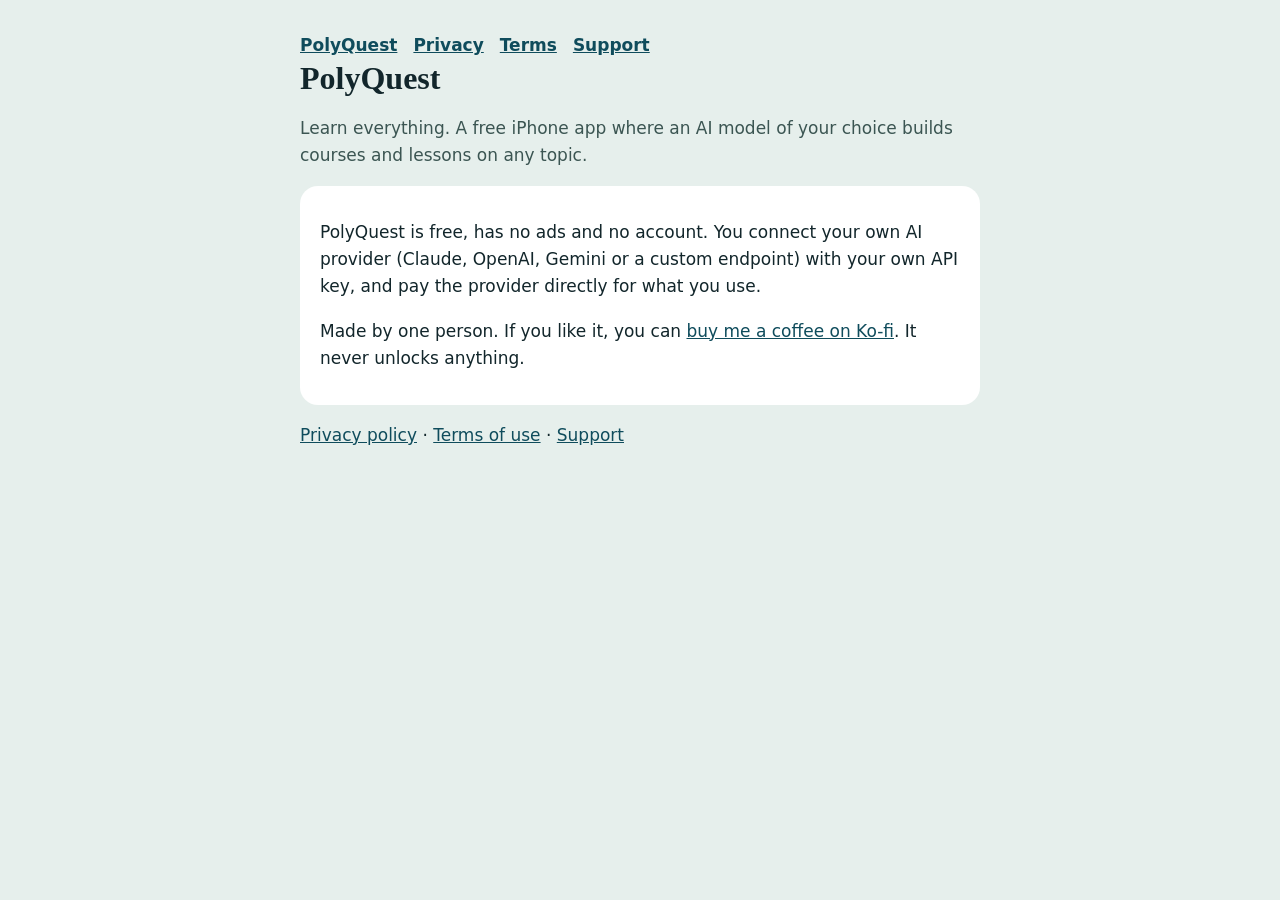
<file: index.html>
<!doctype html><html lang="en"><head><meta charset="utf-8"><meta name="viewport" content="width=device-width,initial-scale=1"><title>PolyQuest</title><link rel="stylesheet" href="style.css"></head><body><main><nav><a href="./">PolyQuest</a><a href="privacy.html">Privacy</a><a href="terms.html">Terms</a><a href="support.html">Support</a></nav>
<h1>PolyQuest</h1>
<p class="muted">Learn everything. A free iPhone app where an AI model of your choice builds courses and lessons on any topic.</p>
<div class="card"><p>PolyQuest is free, has no ads and no account. You connect your own AI provider (Claude, OpenAI, Gemini or a custom endpoint) with your own API key, and pay the provider directly for what you use.</p>
<p>Made by one person. If you like it, you can <a href="https://ko-fi.com/mellevdb">buy me a coffee on Ko-fi</a>. It never unlocks anything.</p></div>
<p><a href="privacy.html">Privacy policy</a> · <a href="terms.html">Terms of use</a> · <a href="support.html">Support</a></p>
</main></body></html>
</file>
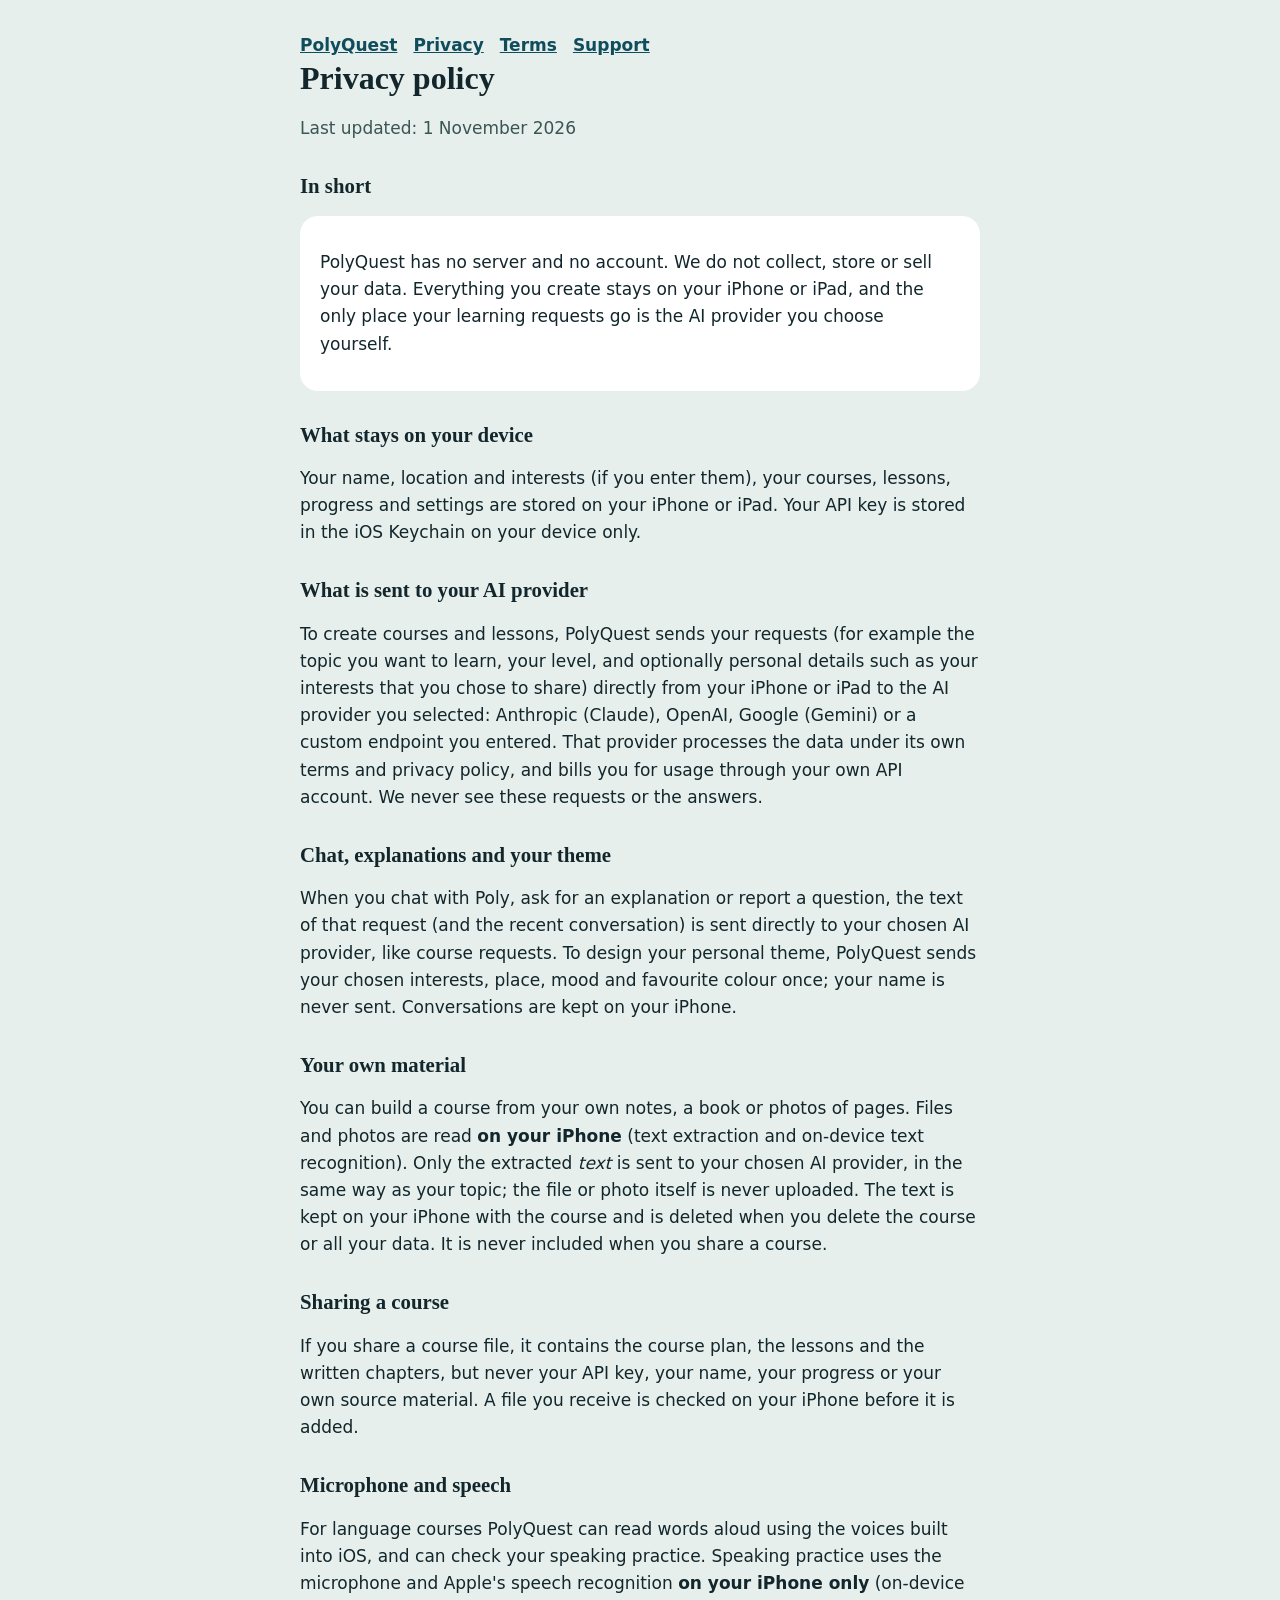
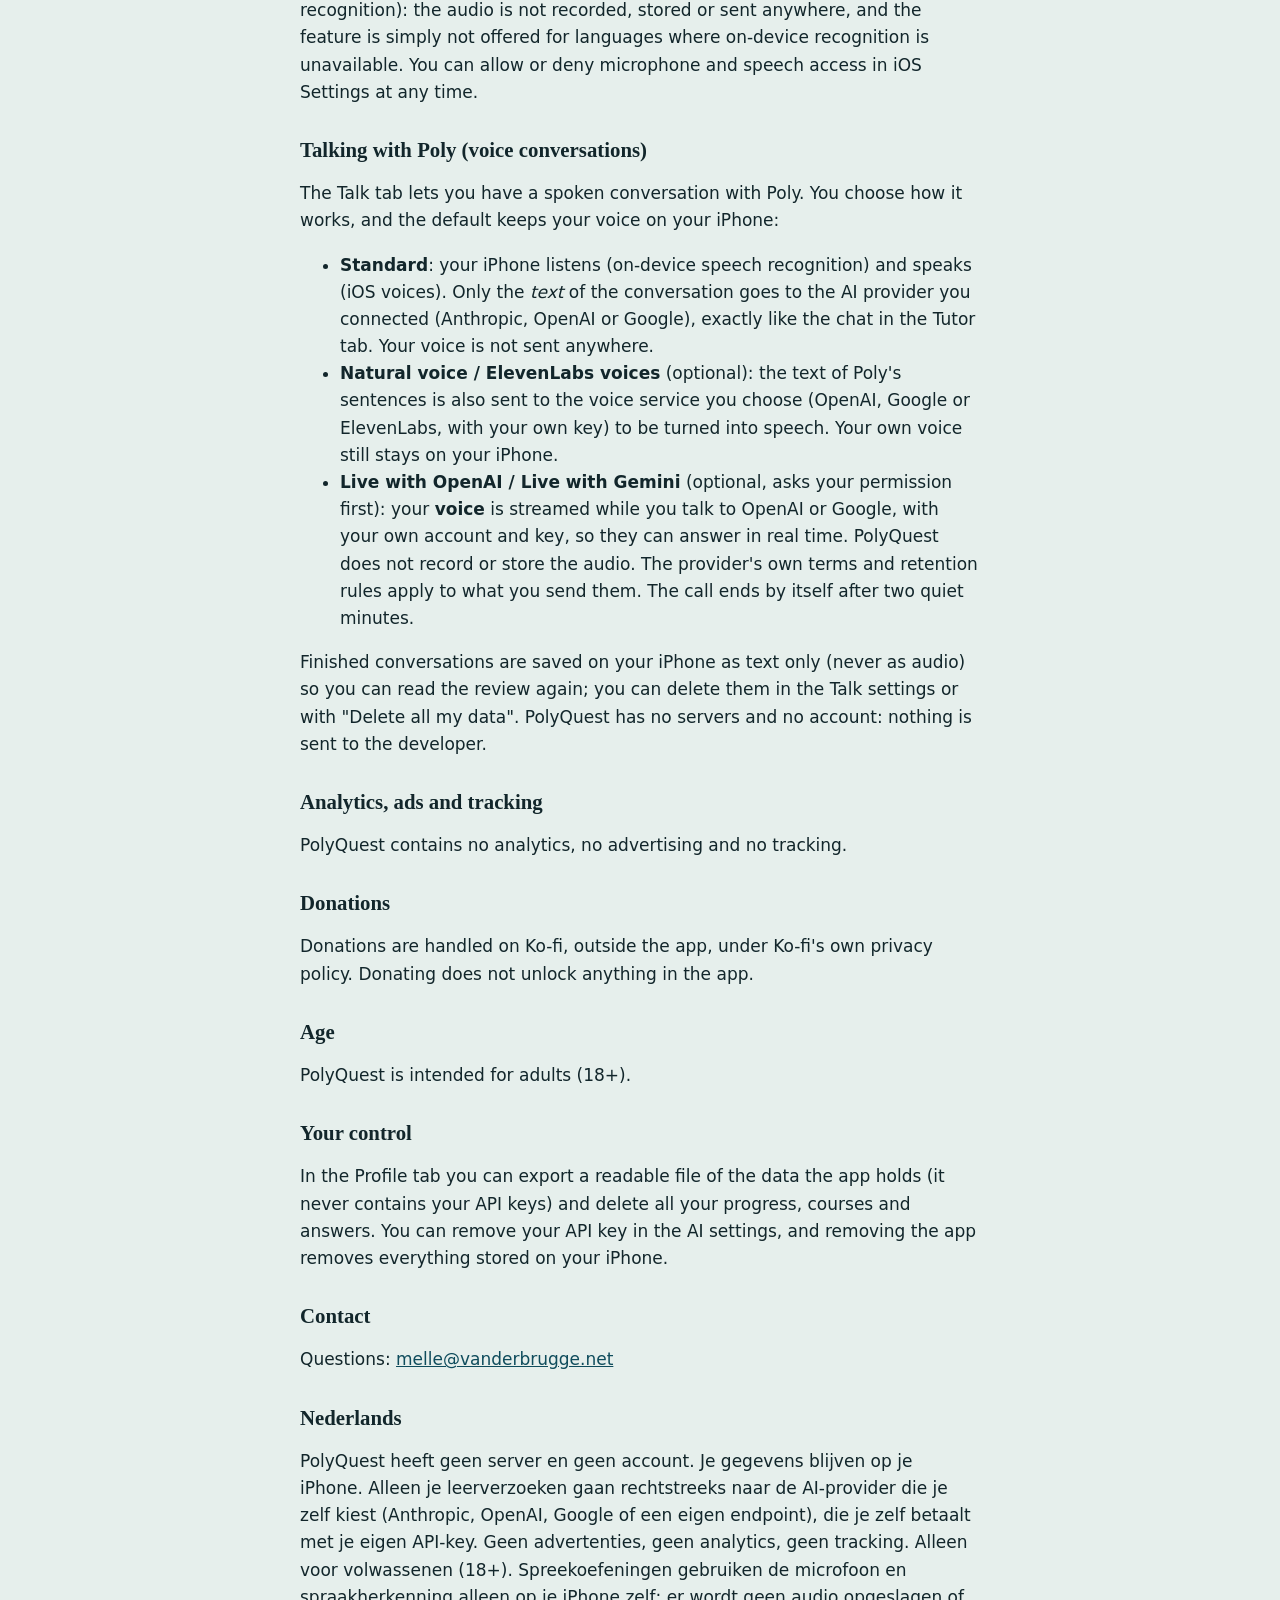
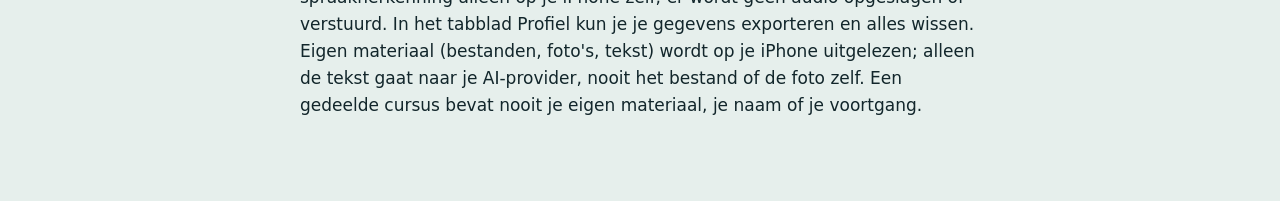
<file: privacy.html>
<!doctype html><html lang="en"><head><meta charset="utf-8"><meta name="viewport" content="width=device-width,initial-scale=1"><title>PolyQuest – Privacy</title><link rel="stylesheet" href="style.css"></head><body><main><nav><a href="./">PolyQuest</a><a href="privacy.html">Privacy</a><a href="terms.html">Terms</a><a href="support.html">Support</a></nav>
<h1>Privacy policy</h1><p class="muted">Last updated: 1 November 2026</p>
<h2>In short</h2>
<div class="card"><p>PolyQuest has no server and no account. We do not collect, store or sell your data. Everything you create stays on your iPhone or iPad, and the only place your learning requests go is the AI provider you choose yourself.</p></div>
<h2>What stays on your device</h2>
<p>Your name, location and interests (if you enter them), your courses, lessons, progress and settings are stored on your iPhone or iPad. Your API key is stored in the iOS Keychain on your device only.</p>
<h2>What is sent to your AI provider</h2>
<p>To create courses and lessons, PolyQuest sends your requests (for example the topic you want to learn, your level, and optionally personal details such as your interests that you chose to share) directly from your iPhone or iPad to the AI provider you selected: Anthropic (Claude), OpenAI, Google (Gemini) or a custom endpoint you entered. That provider processes the data under its own terms and privacy policy, and bills you for usage through your own API account. We never see these requests or the answers.</p>
<h2>Chat, explanations and your theme</h2>
<p>When you chat with Poly, ask for an explanation or report a question, the text of that request (and the recent conversation) is sent directly to your chosen AI provider, like course requests. To design your personal theme, PolyQuest sends your chosen interests, place, mood and favourite colour once; your name is never sent. Conversations are kept on your iPhone.</p>
<h2>Your own material</h2>
<p>You can build a course from your own notes, a book or photos of pages. Files and photos are read <strong>on your iPhone</strong> (text extraction and on-device text recognition). Only the extracted <em>text</em> is sent to your chosen AI provider, in the same way as your topic; the file or photo itself is never uploaded. The text is kept on your iPhone with the course and is deleted when you delete the course or all your data. It is never included when you share a course.</p>
<h2>Sharing a course</h2>
<p>If you share a course file, it contains the course plan, the lessons and the written chapters, but never your API key, your name, your progress or your own source material. A file you receive is checked on your iPhone before it is added.</p>
<h2>Microphone and speech</h2>
<p>For language courses PolyQuest can read words aloud using the voices built into iOS, and can check your speaking practice. Speaking practice uses the microphone and Apple's speech recognition <strong>on your iPhone only</strong> (on-device recognition): the audio is not recorded, stored or sent anywhere, and the feature is simply not offered for languages where on-device recognition is unavailable. You can allow or deny microphone and speech access in iOS Settings at any time.</p>
<h2>Talking with Poly (voice conversations)</h2>
<p>The Talk tab lets you have a spoken conversation with Poly. You choose how it works, and the default keeps your voice on your iPhone:</p>
<ul>
<li><strong>Standard</strong>: your iPhone listens (on-device speech recognition) and speaks (iOS voices). Only the <em>text</em> of the conversation goes to the AI provider you connected (Anthropic, OpenAI or Google), exactly like the chat in the Tutor tab. Your voice is not sent anywhere.</li>
<li><strong>Natural voice / ElevenLabs voices</strong> (optional): the text of Poly's sentences is also sent to the voice service you choose (OpenAI, Google or ElevenLabs, with your own key) to be turned into speech. Your own voice still stays on your iPhone.</li>
<li><strong>Live with OpenAI / Live with Gemini</strong> (optional, asks your permission first): your <strong>voice</strong> is streamed while you talk to OpenAI or Google, with your own account and key, so they can answer in real time. PolyQuest does not record or store the audio. The provider's own terms and retention rules apply to what you send them. The call ends by itself after two quiet minutes.</li>
</ul>
<p>Finished conversations are saved on your iPhone as text only (never as audio) so you can read the review again; you can delete them in the Talk settings or with "Delete all my data". PolyQuest has no servers and no account: nothing is sent to the developer.</p>
<h2>Analytics, ads and tracking</h2>
<p>PolyQuest contains no analytics, no advertising and no tracking.</p>
<h2>Donations</h2>
<p>Donations are handled on Ko-fi, outside the app, under Ko-fi's own privacy policy. Donating does not unlock anything in the app.</p>
<h2>Age</h2>
<p>PolyQuest is intended for adults (18+).</p>
<h2>Your control</h2>
<p>In the Profile tab you can export a readable file of the data the app holds (it never contains your API keys) and delete all your progress, courses and answers. You can remove your API key in the AI settings, and removing the app removes everything stored on your iPhone.</p>
<h2>Contact</h2>
<p>Questions: <a href="mailto:melle@vanderbrugge.net">melle@vanderbrugge.net</a></p>
<h2>Nederlands</h2>
<p>PolyQuest heeft geen server en geen account. Je gegevens blijven op je iPhone. Alleen je leerverzoeken gaan rechtstreeks naar de AI-provider die je zelf kiest (Anthropic, OpenAI, Google of een eigen endpoint), die je zelf betaalt met je eigen API-key. Geen advertenties, geen analytics, geen tracking. Alleen voor volwassenen (18+). Spreekoefeningen gebruiken de microfoon en spraakherkenning alleen op je iPhone zelf; er wordt geen audio opgeslagen of verstuurd. In het tabblad Profiel kun je je gegevens exporteren en alles wissen. Eigen materiaal (bestanden, foto's, tekst) wordt op je iPhone uitgelezen; alleen de tekst gaat naar je AI-provider, nooit het bestand of de foto zelf. Een gedeelde cursus bevat nooit je eigen materiaal, je naam of je voortgang.</p>
</main></body></html>
</file>
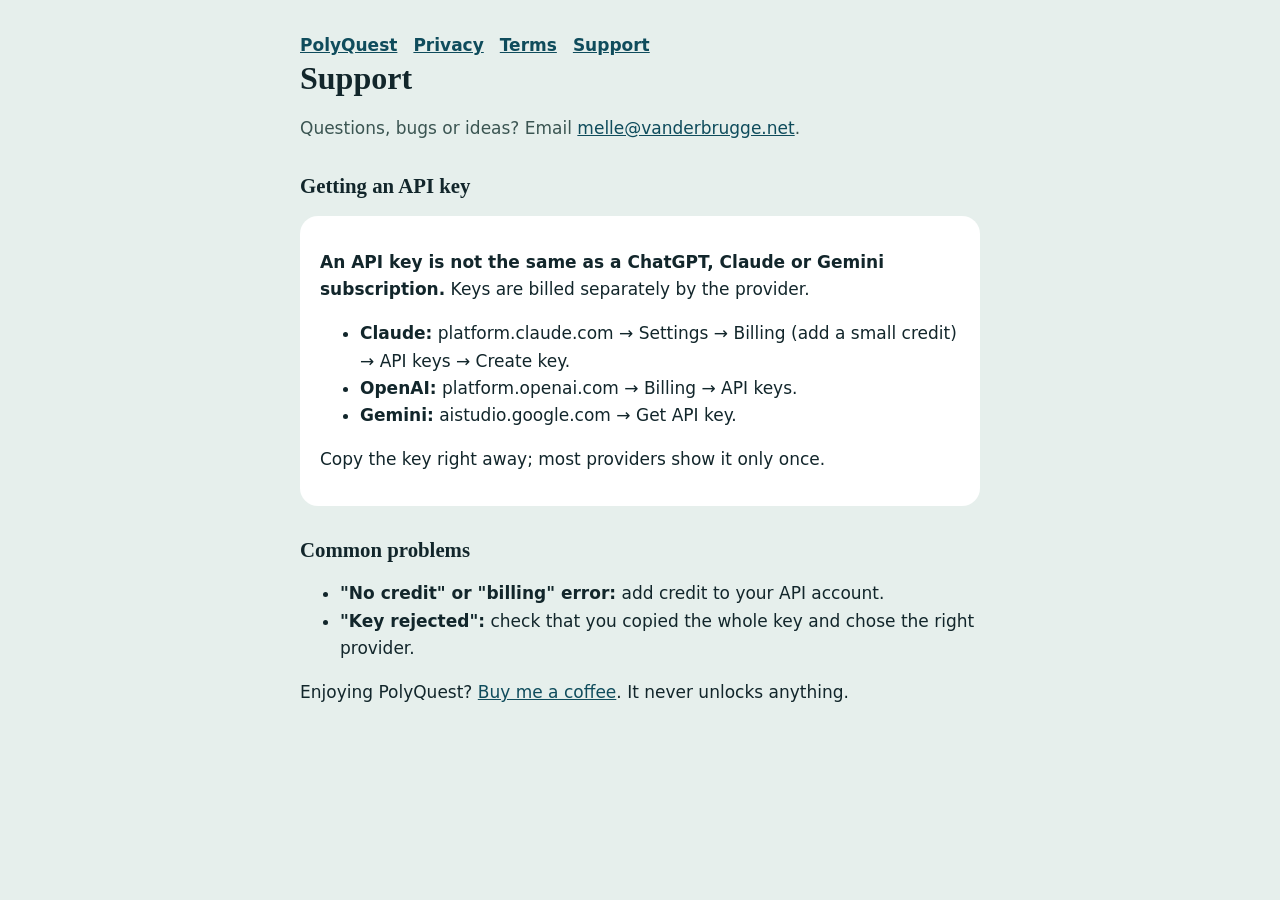
<file: support.html>
<!doctype html><html lang="en"><head><meta charset="utf-8"><meta name="viewport" content="width=device-width,initial-scale=1"><title>PolyQuest – Support</title><link rel="stylesheet" href="style.css"></head><body><main><nav><a href="./">PolyQuest</a><a href="privacy.html">Privacy</a><a href="terms.html">Terms</a><a href="support.html">Support</a></nav>
<h1>Support</h1>
<p class="muted">Questions, bugs or ideas? Email <a href="mailto:melle@vanderbrugge.net">melle@vanderbrugge.net</a>.</p>
<h2>Getting an API key</h2>
<div class="card"><p><strong>An API key is not the same as a ChatGPT, Claude or Gemini subscription.</strong> Keys are billed separately by the provider.</p>
<ul><li><strong>Claude:</strong> platform.claude.com → Settings → Billing (add a small credit) → API keys → Create key.</li>
<li><strong>OpenAI:</strong> platform.openai.com → Billing → API keys.</li>
<li><strong>Gemini:</strong> aistudio.google.com → Get API key.</li></ul>
<p>Copy the key right away; most providers show it only once.</p></div>
<h2>Common problems</h2>
<ul><li><strong>"No credit" or "billing" error:</strong> add credit to your API account.</li>
<li><strong>"Key rejected":</strong> check that you copied the whole key and chose the right provider.</li></ul>
<p>Enjoying PolyQuest? <a href="https://ko-fi.com/mellevdb">Buy me a coffee</a>. It never unlocks anything.</p>
</main></body></html>
</file>
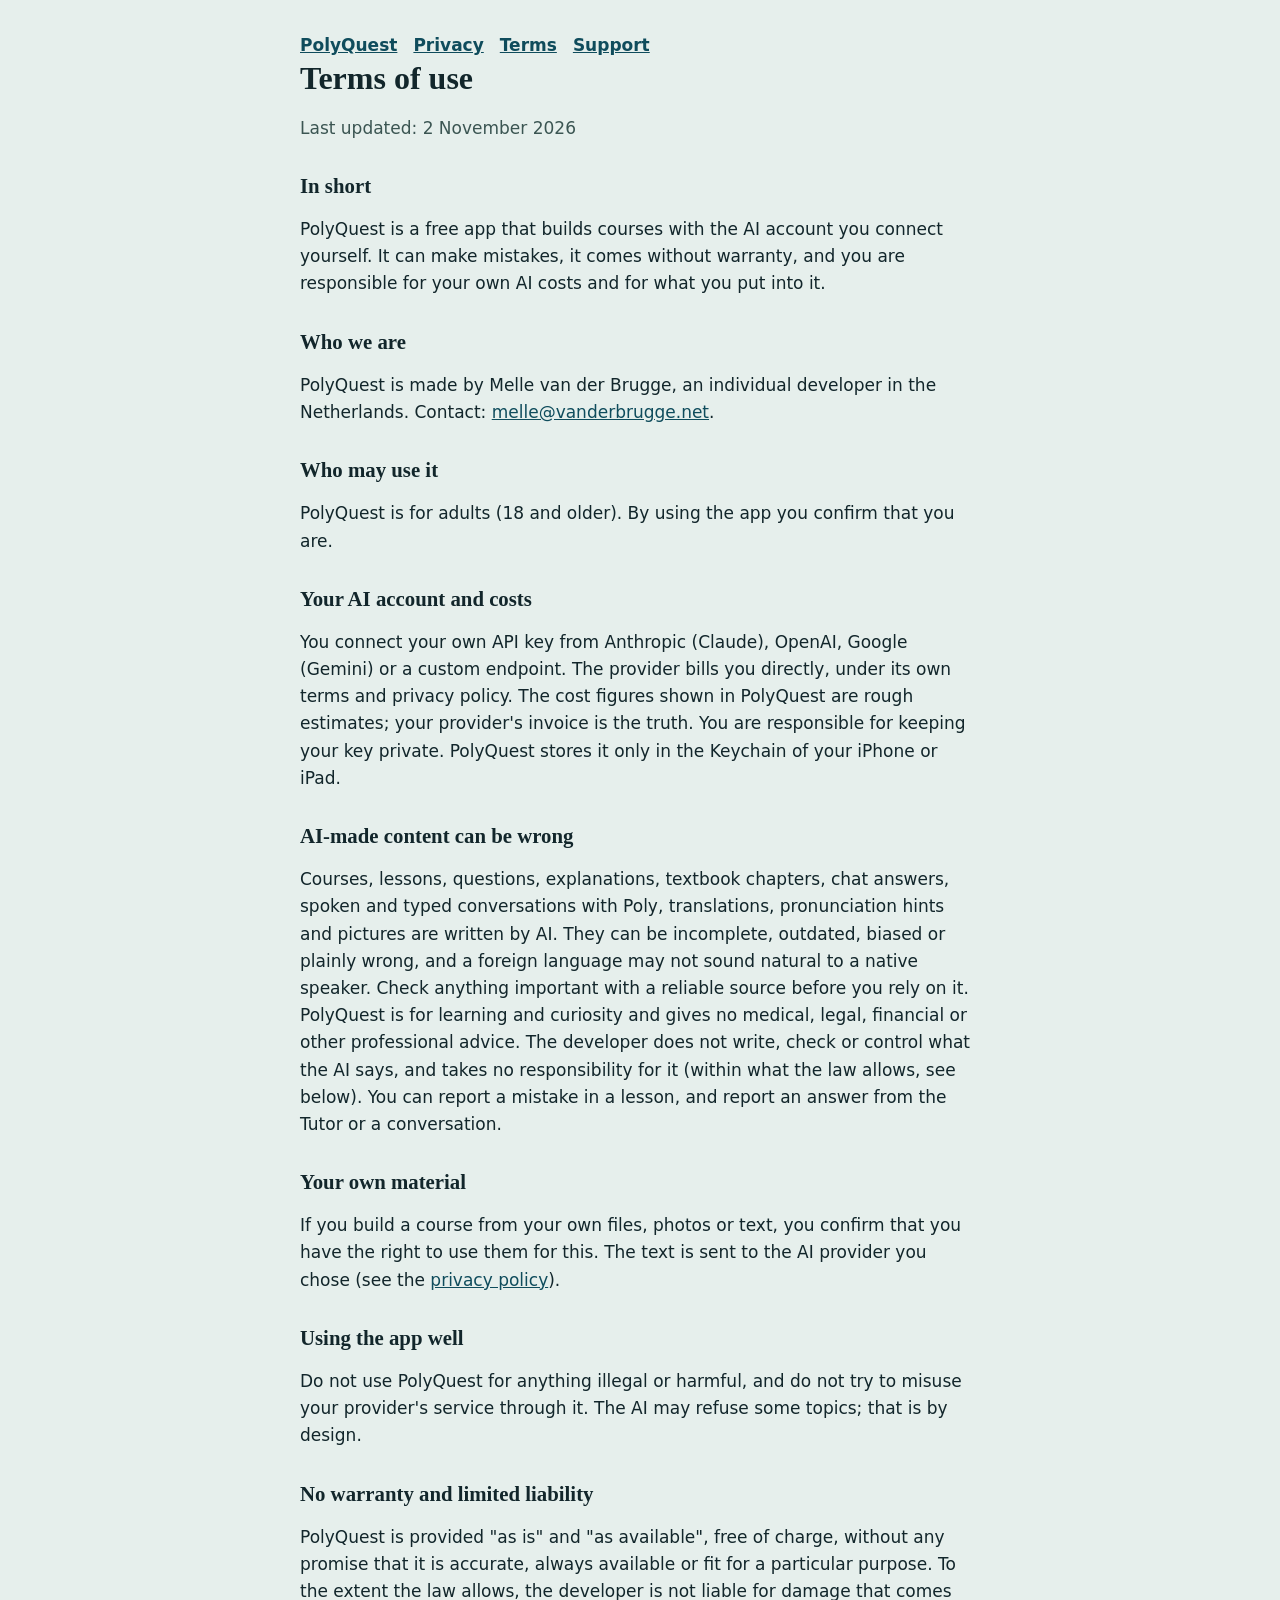
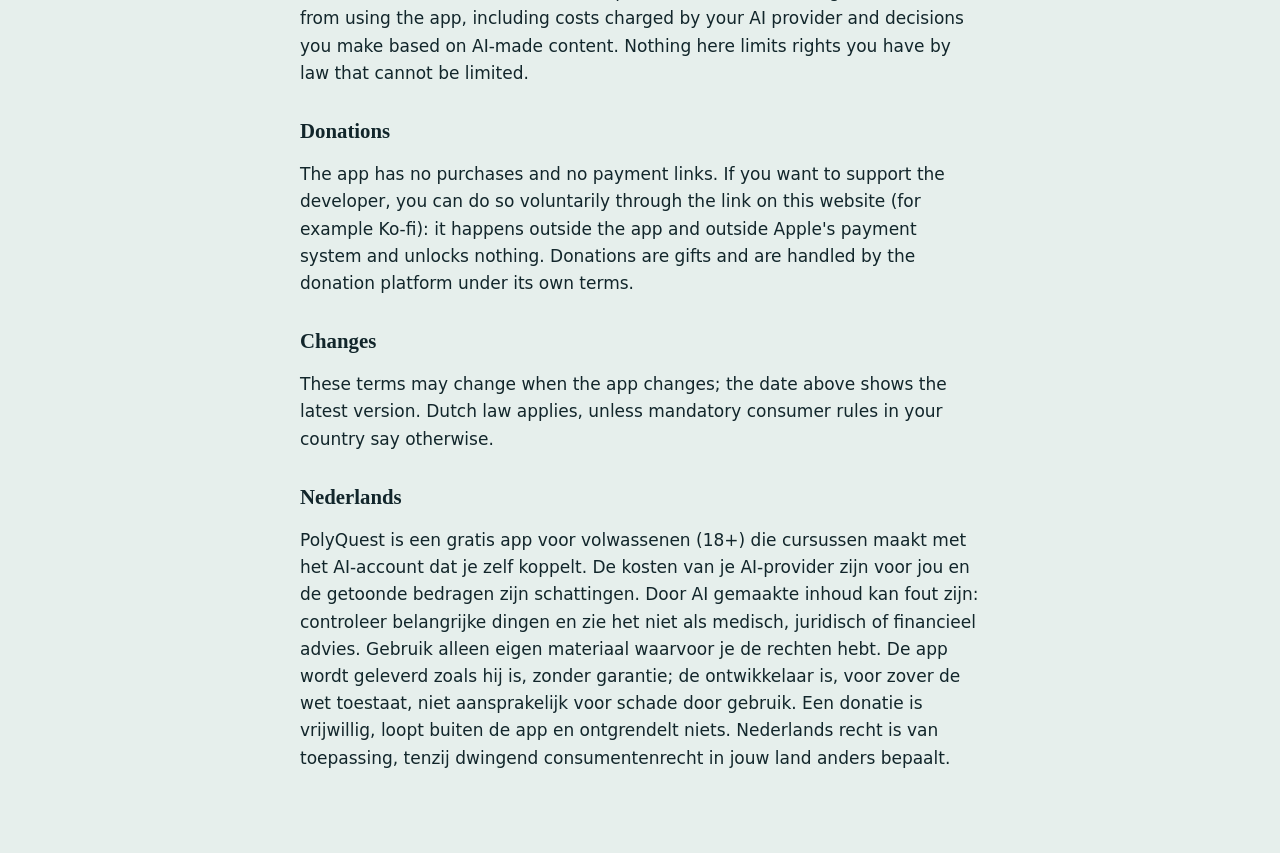
<file: terms.html>
<!doctype html><html lang="en"><head><meta charset="utf-8"><meta name="viewport" content="width=device-width,initial-scale=1"><title>PolyQuest – Terms of use</title><link rel="stylesheet" href="style.css"></head><body><main><nav><a href="./">PolyQuest</a><a href="privacy.html">Privacy</a><a href="terms.html">Terms</a><a href="support.html">Support</a></nav>
<h1>Terms of use</h1><p class="muted">Last updated: 2 November 2026</p>
<h2>In short</h2>
<p>PolyQuest is a free app that builds courses with the AI account you connect yourself. It can make mistakes, it comes without warranty, and you are responsible for your own AI costs and for what you put into it.</p>
<h2>Who we are</h2>
<p>PolyQuest is made by Melle van der Brugge, an individual developer in the Netherlands. Contact: <a href="mailto:melle@vanderbrugge.net">melle@vanderbrugge.net</a>.</p>
<h2>Who may use it</h2>
<p>PolyQuest is for adults (18 and older). By using the app you confirm that you are.</p>
<h2>Your AI account and costs</h2>
<p>You connect your own API key from Anthropic (Claude), OpenAI, Google (Gemini) or a custom endpoint. The provider bills you directly, under its own terms and privacy policy. The cost figures shown in PolyQuest are rough estimates; your provider's invoice is the truth. You are responsible for keeping your key private. PolyQuest stores it only in the Keychain of your iPhone or iPad.</p>
<h2>AI-made content can be wrong</h2>
<p>Courses, lessons, questions, explanations, textbook chapters, chat answers, spoken and typed conversations with Poly, translations, pronunciation hints and pictures are written by AI. They can be incomplete, outdated, biased or plainly wrong, and a foreign language may not sound natural to a native speaker. Check anything important with a reliable source before you rely on it. PolyQuest is for learning and curiosity and gives no medical, legal, financial or other professional advice. The developer does not write, check or control what the AI says, and takes no responsibility for it (within what the law allows, see below). You can report a mistake in a lesson, and report an answer from the Tutor or a conversation.</p>
<h2>Your own material</h2>
<p>If you build a course from your own files, photos or text, you confirm that you have the right to use them for this. The text is sent to the AI provider you chose (see the <a href="privacy.html">privacy policy</a>).</p>
<h2>Using the app well</h2>
<p>Do not use PolyQuest for anything illegal or harmful, and do not try to misuse your provider's service through it. The AI may refuse some topics; that is by design.</p>
<h2>No warranty and limited liability</h2>
<p>PolyQuest is provided "as is" and "as available", free of charge, without any promise that it is accurate, always available or fit for a particular purpose. To the extent the law allows, the developer is not liable for damage that comes from using the app, including costs charged by your AI provider and decisions you make based on AI-made content. Nothing here limits rights you have by law that cannot be limited.</p>
<h2>Donations</h2>
<p>The app has no purchases and no payment links. If you want to support the developer, you can do so voluntarily through the link on this website (for example Ko-fi): it happens outside the app and outside Apple's payment system and unlocks nothing. Donations are gifts and are handled by the donation platform under its own terms.</p>
<h2>Changes</h2>
<p>These terms may change when the app changes; the date above shows the latest version. Dutch law applies, unless mandatory consumer rules in your country say otherwise.</p>
<h2>Nederlands</h2>
<p>PolyQuest is een gratis app voor volwassenen (18+) die cursussen maakt met het AI-account dat je zelf koppelt. De kosten van je AI-provider zijn voor jou en de getoonde bedragen zijn schattingen. Door AI gemaakte inhoud kan fout zijn: controleer belangrijke dingen en zie het niet als medisch, juridisch of financieel advies. Gebruik alleen eigen materiaal waarvoor je de rechten hebt. De app wordt geleverd zoals hij is, zonder garantie; de ontwikkelaar is, voor zover de wet toestaat, niet aansprakelijk voor schade door gebruik. Een donatie is vrijwillig, loopt buiten de app en ontgrendelt niets. Nederlands recht is van toepassing, tenzij dwingend consumentenrecht in jouw land anders bepaalt.</p>
</main></body></html>
</file>
<file: style.css>
:root{--bg:#E6EFEC;--ink:#12262B;--muted:#3B5552;--card:#fff;--accent:#0F4C5C;--link:#0F4C5C}
@media(prefers-color-scheme:dark){:root{--bg:#0E1225;--ink:#EEF0FF;--muted:#B5BCE0;--card:#181E3A;--accent:#5FC8DA;--link:#5FC8DA}}
body{margin:0;background:var(--bg);color:var(--ink);font:17px/1.6 ui-rounded,-apple-system,system-ui,sans-serif}
main{max-width:680px;margin:0 auto;padding:32px 16px 64px}
h1,h2{font-family:ui-serif,Georgia,serif;line-height:1.2}
h1{font-size:2rem;margin:0 0 .25rem}h2{font-size:1.3rem;margin-top:2rem}
.card{background:var(--card);border-radius:18px;padding:16px 20px;margin:16px 0}
p.muted{color:var(--muted)}a{color:var(--link)}nav a{margin-right:16px;font-weight:700}
</file>
